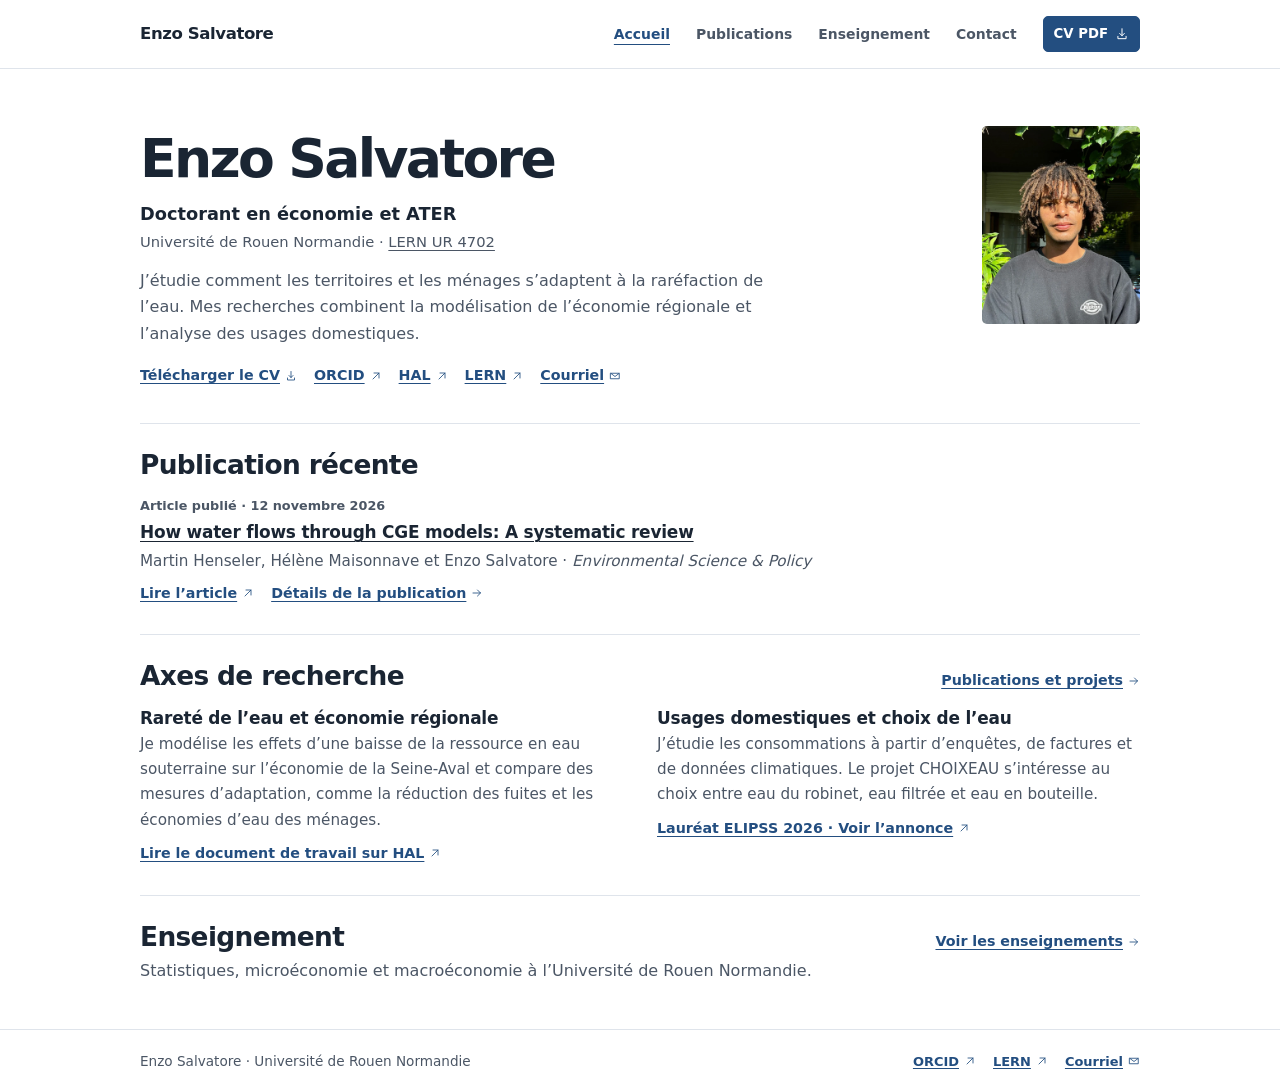
<file: docs/index.html>
<!doctype html>
<html lang="fr">
<head>
  <meta charset="utf-8">
  <meta name="viewport" content="width=device-width, initial-scale=1">
  <title>Enzo Salvatore — Économie</title>
  <meta name="description" content="Enzo Salvatore, doctorant en économie et ATER à l’Université de Rouen Normandie. Recherche sur les usages de l’eau et l’adaptation au changement climatique.">
  <link rel="canonical" href="https://salvatoreenzo.github.io/">
  <meta property="og:type" content="website">
  <meta property="og:title" content="Économie de l’eau — Enzo Salvatore">
  <meta property="og:description" content="Enzo Salvatore, doctorant en économie et ATER à l’Université de Rouen Normandie. Recherche sur les usages de l’eau et l’adaptation au changement climatique.">
  <meta property="og:url" content="https://salvatoreenzo.github.io/">
  <meta property="og:image" content="https://salvatoreenzo.github.io/portrait.webp">
  <link rel="icon" type="image/svg+xml" href="favicon.svg">
  <link rel="stylesheet" href="style.css">
</head>
<body>
  <a class="skip" href="#contenu">Aller au contenu</a>
  <header class="site-head">
    <div class="container header-inner">
      <a class="brand" href="index.html">Enzo Salvatore</a>
      <nav class="site-nav" aria-label="Navigation principale">
        <a href="index.html" aria-current="page">Accueil</a><a href="publications.html">Publications</a><a href="enseignement.html">Enseignement</a><a href="contact.html">Contact</a>
        <a href="cv-enzo-salvatore.pdf" class="button primary small" download>CV PDF<svg aria-hidden="true" class="icon" width="14" height="14" viewBox="0 0 24 24" fill="none" stroke="currentColor" stroke-width="1.7" stroke-linecap="round" stroke-linejoin="round"><path d="M12 3v12m-4-4 4 4 4-4M5 16v4h14v-4"/></svg></a>
      </nav>
    </div>
  </header>
  <main id="contenu" class="container">

    <section class="hero" aria-labelledby="nom">
      <div class="profile-heading">
        <h1 id="nom">Enzo Salvatore</h1>
        <p class="role">Doctorant en économie et ATER</p>
        <p class="affiliation">Université de Rouen Normandie · <a href="https://lern.univ-rouen.fr/">LERN UR 4702</a></p>
      </div>
      <figure class="portrait">
        <img src="portrait.webp" alt="Portrait d’Enzo Salvatore" width="768" height="1024" fetchpriority="high">
      </figure>
      <div class="hero-details">
        <p class="lede">J’étudie comment les territoires et les ménages s’adaptent à la raréfaction de l’eau. Mes recherches combinent la modélisation de l’économie régionale et l’analyse des usages domestiques.</p>
        <div class="quick"><a href="cv-enzo-salvatore.pdf" download>Télécharger le CV<svg aria-hidden="true" class="icon" width="14" height="14" viewBox="0 0 24 24" fill="none" stroke="currentColor" stroke-width="1.7" stroke-linecap="round" stroke-linejoin="round"><path d="M12 3v12m-4-4 4 4 4-4M5 16v4h14v-4"/></svg></a><a href="https://orcid.org/0009-0009-7687-543X">ORCID<svg aria-hidden="true" class="icon" width="14" height="14" viewBox="0 0 24 24" fill="none" stroke="currentColor" stroke-width="1.7" stroke-linecap="round" stroke-linejoin="round"><path d="M6 18 18 6M8 6h10v10"/></svg></a><a href="https://hal.science/search/index/?q=authFullName_t%3A%22Enzo%20Salvatore%22">HAL<svg aria-hidden="true" class="icon" width="14" height="14" viewBox="0 0 24 24" fill="none" stroke="currentColor" stroke-width="1.7" stroke-linecap="round" stroke-linejoin="round"><path d="M6 18 18 6M8 6h10v10"/></svg></a><a href="https://lern.univ-rouen.fr/">LERN<svg aria-hidden="true" class="icon" width="14" height="14" viewBox="0 0 24 24" fill="none" stroke="currentColor" stroke-width="1.7" stroke-linecap="round" stroke-linejoin="round"><path d="M6 18 18 6M8 6h10v10"/></svg></a><a href="mailto:enzo.salvatore@univ-rouen.fr">Courriel<svg aria-hidden="true" class="icon" width="14" height="14" viewBox="0 0 24 24" fill="none" stroke="currentColor" stroke-width="1.7" stroke-linecap="round" stroke-linejoin="round"><path d="M3.5 6.5h17v11h-17zM4 7l8 6 8-6"/></svg></a></div>
      </div>
    </section>
    <section class="section" aria-labelledby="recent">
      <h2 id="recent">Publication récente</h2>
    <article class="feature" aria-labelledby="article-publie">
      <p class="label">Article publié · <time datetime="2026-11-12">12 novembre 2026</time></p>
      <h3 class="pub-title" id="article-publie" lang="en"><a href="https://doi.org/10.1016/j.envsci.2026.104540">How water flows through CGE models: A systematic review</a></h3>
      <p class="byline">Martin Henseler, Hélène Maisonnave et Enzo Salvatore · <cite>Environmental Science &amp; Policy</cite></p>
      
      <div class="quick"><a href="https://doi.org/10.1016/j.envsci.2026.104540">Lire l’article<svg aria-hidden="true" class="icon" width="14" height="14" viewBox="0 0 24 24" fill="none" stroke="currentColor" stroke-width="1.7" stroke-linecap="round" stroke-linejoin="round"><path d="M6 18 18 6M8 6h10v10"/></svg></a><a href="publications.html#article-publie">Détails de la publication<svg aria-hidden="true" class="icon" width="14" height="14" viewBox="0 0 24 24" fill="none" stroke="currentColor" stroke-width="1.7" stroke-linecap="round" stroke-linejoin="round"><path d="M4 12h15m-6-6 6 6-6 6"/></svg></a></div>
    </article>
    </section>
    <section class="section" aria-labelledby="axes">
      <div class="section-top">
        <h2 id="axes">Axes de recherche</h2>
        <a href="publications.html" class="textlink">Publications et projets<svg aria-hidden="true" class="icon" width="14" height="14" viewBox="0 0 24 24" fill="none" stroke="currentColor" stroke-width="1.7" stroke-linecap="round" stroke-linejoin="round"><path d="M4 12h15m-6-6 6 6-6 6"/></svg></a>
      </div>
      <div class="research-grid">
        <article class="research-item">
          <h3>Rareté de l’eau et économie régionale</h3>
          <p>Je modélise les effets d’une baisse de la ressource en eau souterraine sur l’économie de la Seine-Aval et compare des mesures d’adaptation, comme la réduction des fuites et les économies d’eau des ménages.</p>
          <a href="https://hal.science/hal-05440805" class="textlink">Lire le document de travail sur HAL<svg aria-hidden="true" class="icon" width="14" height="14" viewBox="0 0 24 24" fill="none" stroke="currentColor" stroke-width="1.7" stroke-linecap="round" stroke-linejoin="round"><path d="M6 18 18 6M8 6h10v10"/></svg></a>
        </article>
        <article class="research-item">
          <h3>Usages domestiques et choix de l’eau</h3>
          <p>J’étudie les consommations à partir d’enquêtes, de factures et de données climatiques. Le projet CHOIXEAU s’intéresse au choix entre eau du robinet, eau filtrée et eau en bouteille.</p>
          <a href="https://www.sciencespo.fr/cdsp/fr/actualites/les-laureat-e-s-de-l-appel-a-propositions-doctorant-e-s-elipss-2026/" class="textlink">Lauréat ELIPSS 2026 · Voir l’annonce<svg aria-hidden="true" class="icon" width="14" height="14" viewBox="0 0 24 24" fill="none" stroke="currentColor" stroke-width="1.7" stroke-linecap="round" stroke-linejoin="round"><path d="M6 18 18 6M8 6h10v10"/></svg></a>
        </article>
      </div>
    </section>
    <section class="strip" aria-labelledby="enseigne">
      <div><h2 id="enseigne">Enseignement</h2><p>Statistiques, microéconomie et macroéconomie à l’Université de Rouen Normandie.</p></div>
      <a href="enseignement.html" class="textlink">Voir les enseignements<svg aria-hidden="true" class="icon" width="14" height="14" viewBox="0 0 24 24" fill="none" stroke="currentColor" stroke-width="1.7" stroke-linecap="round" stroke-linejoin="round"><path d="M4 12h15m-6-6 6 6-6 6"/></svg></a>
    </section>
  </main>
  <footer class="footer">
    <div class="container foot-grid">
      <p>Enzo Salvatore · Université de Rouen Normandie</p>
      <div class="quick"><a href="https://orcid.org/0009-0009-7687-543X">ORCID<svg aria-hidden="true" class="icon" width="14" height="14" viewBox="0 0 24 24" fill="none" stroke="currentColor" stroke-width="1.7" stroke-linecap="round" stroke-linejoin="round"><path d="M6 18 18 6M8 6h10v10"/></svg></a><a href="https://lern.univ-rouen.fr/">LERN<svg aria-hidden="true" class="icon" width="14" height="14" viewBox="0 0 24 24" fill="none" stroke="currentColor" stroke-width="1.7" stroke-linecap="round" stroke-linejoin="round"><path d="M6 18 18 6M8 6h10v10"/></svg></a><a href="mailto:enzo.salvatore@univ-rouen.fr">Courriel<svg aria-hidden="true" class="icon" width="14" height="14" viewBox="0 0 24 24" fill="none" stroke="currentColor" stroke-width="1.7" stroke-linecap="round" stroke-linejoin="round"><path d="M3.5 6.5h17v11h-17zM4 7l8 6 8-6"/></svg></a></div>
    </div>
  </footer>
</body>
</html>
</file>
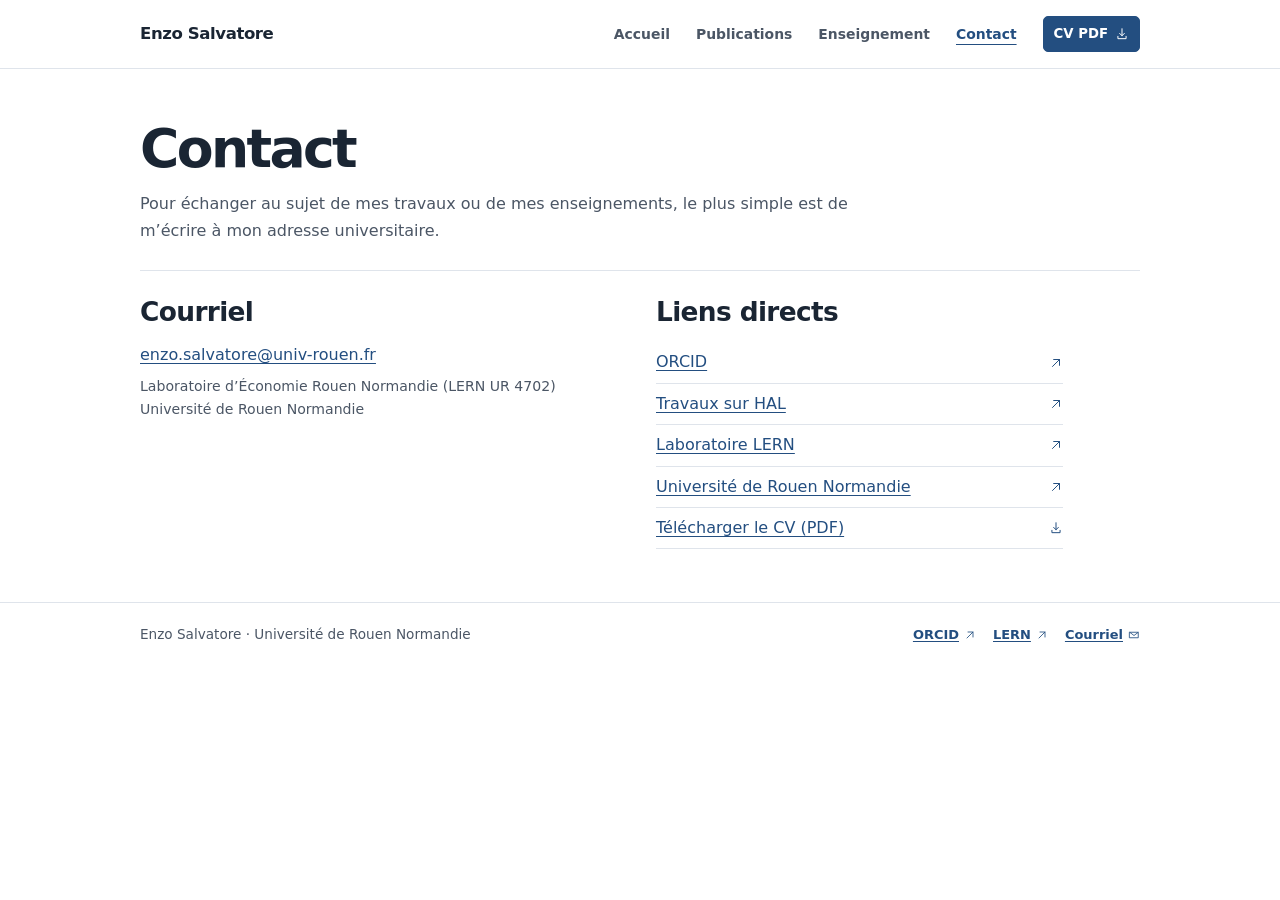
<file: docs/contact.html>
<!doctype html>
<html lang="fr">
<head>
  <meta charset="utf-8">
  <meta name="viewport" content="width=device-width, initial-scale=1">
  <title>Contact — Enzo Salvatore</title>
  <meta name="description" content="Coordonnées professionnelles et liens académiques d’Enzo Salvatore.">
  <link rel="canonical" href="https://salvatoreenzo.github.io/contact.html">
  <meta property="og:type" content="website">
  <meta property="og:title" content="Contact — Enzo Salvatore">
  <meta property="og:description" content="Coordonnées professionnelles et liens académiques d’Enzo Salvatore.">
  <meta property="og:url" content="https://salvatoreenzo.github.io/contact.html">
  <meta property="og:image" content="https://salvatoreenzo.github.io/portrait.webp">
  <link rel="icon" type="image/svg+xml" href="favicon.svg">
  <link rel="stylesheet" href="style.css">
</head>
<body>
  <a class="skip" href="#contenu">Aller au contenu</a>
  <header class="site-head">
    <div class="container header-inner">
      <a class="brand" href="index.html">Enzo Salvatore</a>
      <nav class="site-nav" aria-label="Navigation principale">
        <a href="index.html">Accueil</a><a href="publications.html">Publications</a><a href="enseignement.html">Enseignement</a><a href="contact.html" aria-current="page">Contact</a>
        <a href="cv-enzo-salvatore.pdf" class="button primary small" download>CV PDF<svg aria-hidden="true" class="icon" width="14" height="14" viewBox="0 0 24 24" fill="none" stroke="currentColor" stroke-width="1.7" stroke-linecap="round" stroke-linejoin="round"><path d="M12 3v12m-4-4 4 4 4-4M5 16v4h14v-4"/></svg></a>
      </nav>
    </div>
  </header>
  <main id="contenu" class="container">

    <div class="page-intro">
      <h1>Contact</h1>
      <p class="intro">Pour échanger au sujet de mes travaux ou de mes enseignements, le plus simple est de m’écrire à mon adresse universitaire.</p>
    </div>
    <section class="section sub split" aria-label="Courriel et liens académiques">
      <div class="contact-box">
        <h2>Courriel</h2>
        <p><a href="mailto:enzo.salvatore@univ-rouen.fr">enzo.salvatore@univ-rouen.fr</a></p>
        <p class="fine">Laboratoire d’Économie Rouen Normandie (LERN UR 4702)<br>Université de Rouen Normandie</p>
      </div>
      <div>
        <h2>Liens directs</h2>
        <ul class="contact-links">
          <li><a href="https://orcid.org/0009-0009-7687-543X">ORCID<svg aria-hidden="true" class="icon" width="14" height="14" viewBox="0 0 24 24" fill="none" stroke="currentColor" stroke-width="1.7" stroke-linecap="round" stroke-linejoin="round"><path d="M6 18 18 6M8 6h10v10"/></svg></a></li>
          <li><a href="https://hal.science/search/index/?q=authFullName_t%3A%22Enzo%20Salvatore%22">Travaux sur HAL<svg aria-hidden="true" class="icon" width="14" height="14" viewBox="0 0 24 24" fill="none" stroke="currentColor" stroke-width="1.7" stroke-linecap="round" stroke-linejoin="round"><path d="M6 18 18 6M8 6h10v10"/></svg></a></li>
          <li><a href="https://lern.univ-rouen.fr/">Laboratoire LERN<svg aria-hidden="true" class="icon" width="14" height="14" viewBox="0 0 24 24" fill="none" stroke="currentColor" stroke-width="1.7" stroke-linecap="round" stroke-linejoin="round"><path d="M6 18 18 6M8 6h10v10"/></svg></a></li>
          <li><a href="https://www.univ-rouen.fr/">Université de Rouen Normandie<svg aria-hidden="true" class="icon" width="14" height="14" viewBox="0 0 24 24" fill="none" stroke="currentColor" stroke-width="1.7" stroke-linecap="round" stroke-linejoin="round"><path d="M6 18 18 6M8 6h10v10"/></svg></a></li>
          <li><a href="cv-enzo-salvatore.pdf" download>Télécharger le CV (PDF)<svg aria-hidden="true" class="icon" width="14" height="14" viewBox="0 0 24 24" fill="none" stroke="currentColor" stroke-width="1.7" stroke-linecap="round" stroke-linejoin="round"><path d="M12 3v12m-4-4 4 4 4-4M5 16v4h14v-4"/></svg></a></li>
        </ul>
      </div>
    </section>
  </main>
  <footer class="footer">
    <div class="container foot-grid">
      <p>Enzo Salvatore · Université de Rouen Normandie</p>
      <div class="quick"><a href="https://orcid.org/0009-0009-7687-543X">ORCID<svg aria-hidden="true" class="icon" width="14" height="14" viewBox="0 0 24 24" fill="none" stroke="currentColor" stroke-width="1.7" stroke-linecap="round" stroke-linejoin="round"><path d="M6 18 18 6M8 6h10v10"/></svg></a><a href="https://lern.univ-rouen.fr/">LERN<svg aria-hidden="true" class="icon" width="14" height="14" viewBox="0 0 24 24" fill="none" stroke="currentColor" stroke-width="1.7" stroke-linecap="round" stroke-linejoin="round"><path d="M6 18 18 6M8 6h10v10"/></svg></a><a href="mailto:enzo.salvatore@univ-rouen.fr">Courriel<svg aria-hidden="true" class="icon" width="14" height="14" viewBox="0 0 24 24" fill="none" stroke="currentColor" stroke-width="1.7" stroke-linecap="round" stroke-linejoin="round"><path d="M3.5 6.5h17v11h-17zM4 7l8 6 8-6"/></svg></a></div>
    </div>
  </footer>
</body>
</html>
</file>
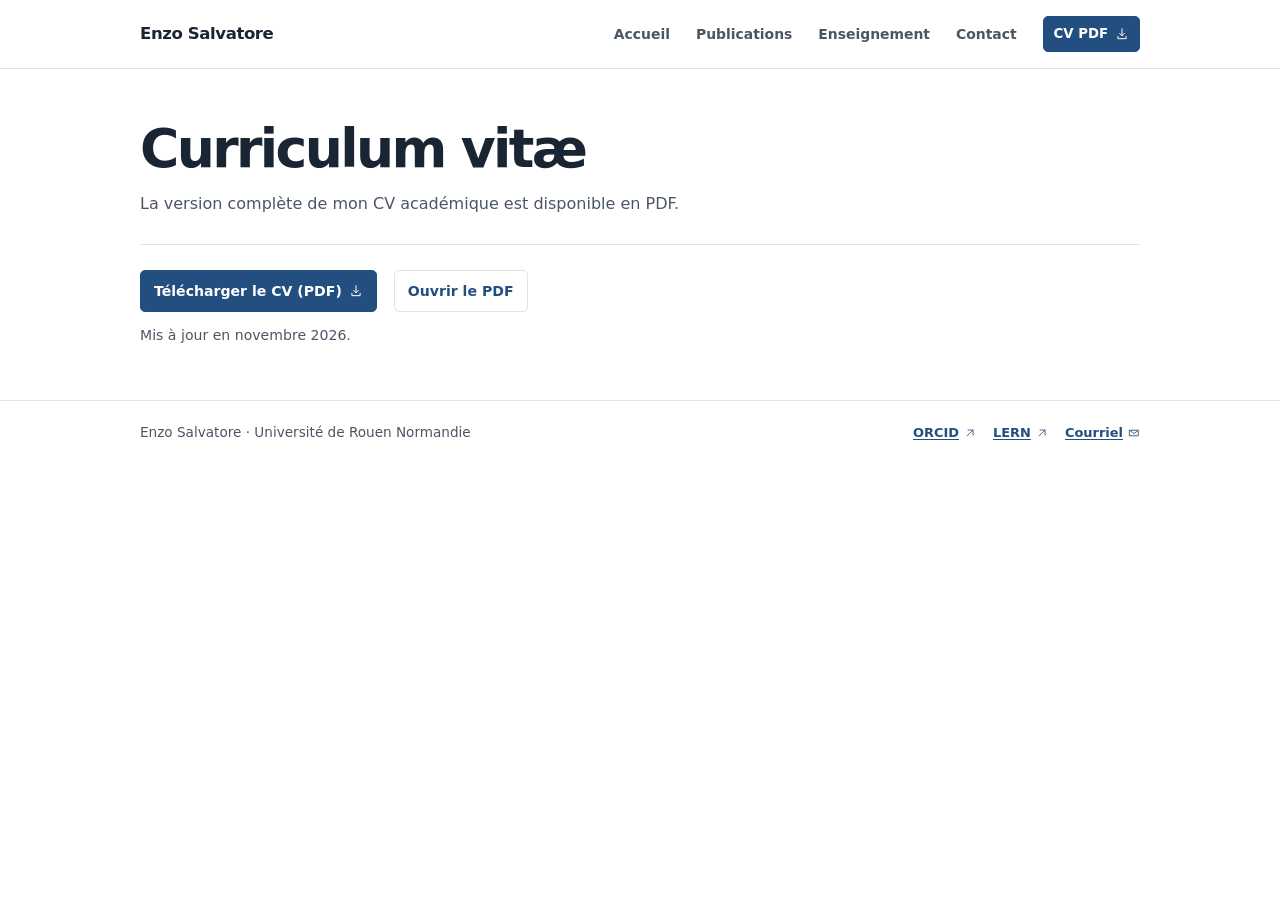
<file: docs/cv.html>
<!doctype html>
<html lang="fr">
<head>
  <meta charset="utf-8">
  <meta name="viewport" content="width=device-width, initial-scale=1">
  <title>Curriculum vitæ — Enzo Salvatore</title>
  <meta name="description" content="Télécharger le CV académique d’Enzo Salvatore (PDF).">
  <link rel="canonical" href="https://salvatoreenzo.github.io/cv.html">
  <meta property="og:type" content="website">
  <meta property="og:title" content="Curriculum vitæ — Enzo Salvatore">
  <meta property="og:description" content="Télécharger le CV académique d’Enzo Salvatore (PDF).">
  <meta property="og:url" content="https://salvatoreenzo.github.io/cv.html">
  <meta property="og:image" content="https://salvatoreenzo.github.io/portrait.webp">
  <link rel="icon" type="image/svg+xml" href="favicon.svg">
  <link rel="stylesheet" href="style.css">
</head>
<body>
  <a class="skip" href="#contenu">Aller au contenu</a>
  <header class="site-head">
    <div class="container header-inner">
      <a class="brand" href="index.html">Enzo Salvatore</a>
      <nav class="site-nav" aria-label="Navigation principale">
        <a href="index.html">Accueil</a><a href="publications.html">Publications</a><a href="enseignement.html">Enseignement</a><a href="contact.html">Contact</a>
        <a href="cv-enzo-salvatore.pdf" class="button primary small" download>CV PDF<svg aria-hidden="true" class="icon" width="14" height="14" viewBox="0 0 24 24" fill="none" stroke="currentColor" stroke-width="1.7" stroke-linecap="round" stroke-linejoin="round"><path d="M12 3v12m-4-4 4 4 4-4M5 16v4h14v-4"/></svg></a>
      </nav>
    </div>
  </header>
  <main id="contenu" class="container">

    <div class="page-intro">
      <h1>Curriculum vitæ</h1>
      <p class="intro">La version complète de mon CV académique est disponible en PDF.</p>
    </div>
    <section class="section sub" aria-label="Téléchargement">
      <div class="actions">
        <a href="cv-enzo-salvatore.pdf" class="button primary" download>Télécharger le CV (PDF)<svg aria-hidden="true" class="icon" width="14" height="14" viewBox="0 0 24 24" fill="none" stroke="currentColor" stroke-width="1.7" stroke-linecap="round" stroke-linejoin="round"><path d="M12 3v12m-4-4 4 4 4-4M5 16v4h14v-4"/></svg></a>
        <a class="button outline" href="cv-enzo-salvatore.pdf">Ouvrir le PDF</a>
      </div>
      <p class="fine" style="margin-top:12px">Mis à jour en novembre 2026.</p>
    </section>
  </main>
  <footer class="footer">
    <div class="container foot-grid">
      <p>Enzo Salvatore · Université de Rouen Normandie</p>
      <div class="quick"><a href="https://orcid.org/0009-0009-7687-543X">ORCID<svg aria-hidden="true" class="icon" width="14" height="14" viewBox="0 0 24 24" fill="none" stroke="currentColor" stroke-width="1.7" stroke-linecap="round" stroke-linejoin="round"><path d="M6 18 18 6M8 6h10v10"/></svg></a><a href="https://lern.univ-rouen.fr/">LERN<svg aria-hidden="true" class="icon" width="14" height="14" viewBox="0 0 24 24" fill="none" stroke="currentColor" stroke-width="1.7" stroke-linecap="round" stroke-linejoin="round"><path d="M6 18 18 6M8 6h10v10"/></svg></a><a href="mailto:enzo.salvatore@univ-rouen.fr">Courriel<svg aria-hidden="true" class="icon" width="14" height="14" viewBox="0 0 24 24" fill="none" stroke="currentColor" stroke-width="1.7" stroke-linecap="round" stroke-linejoin="round"><path d="M3.5 6.5h17v11h-17zM4 7l8 6 8-6"/></svg></a></div>
    </div>
  </footer>
</body>
</html>
</file>
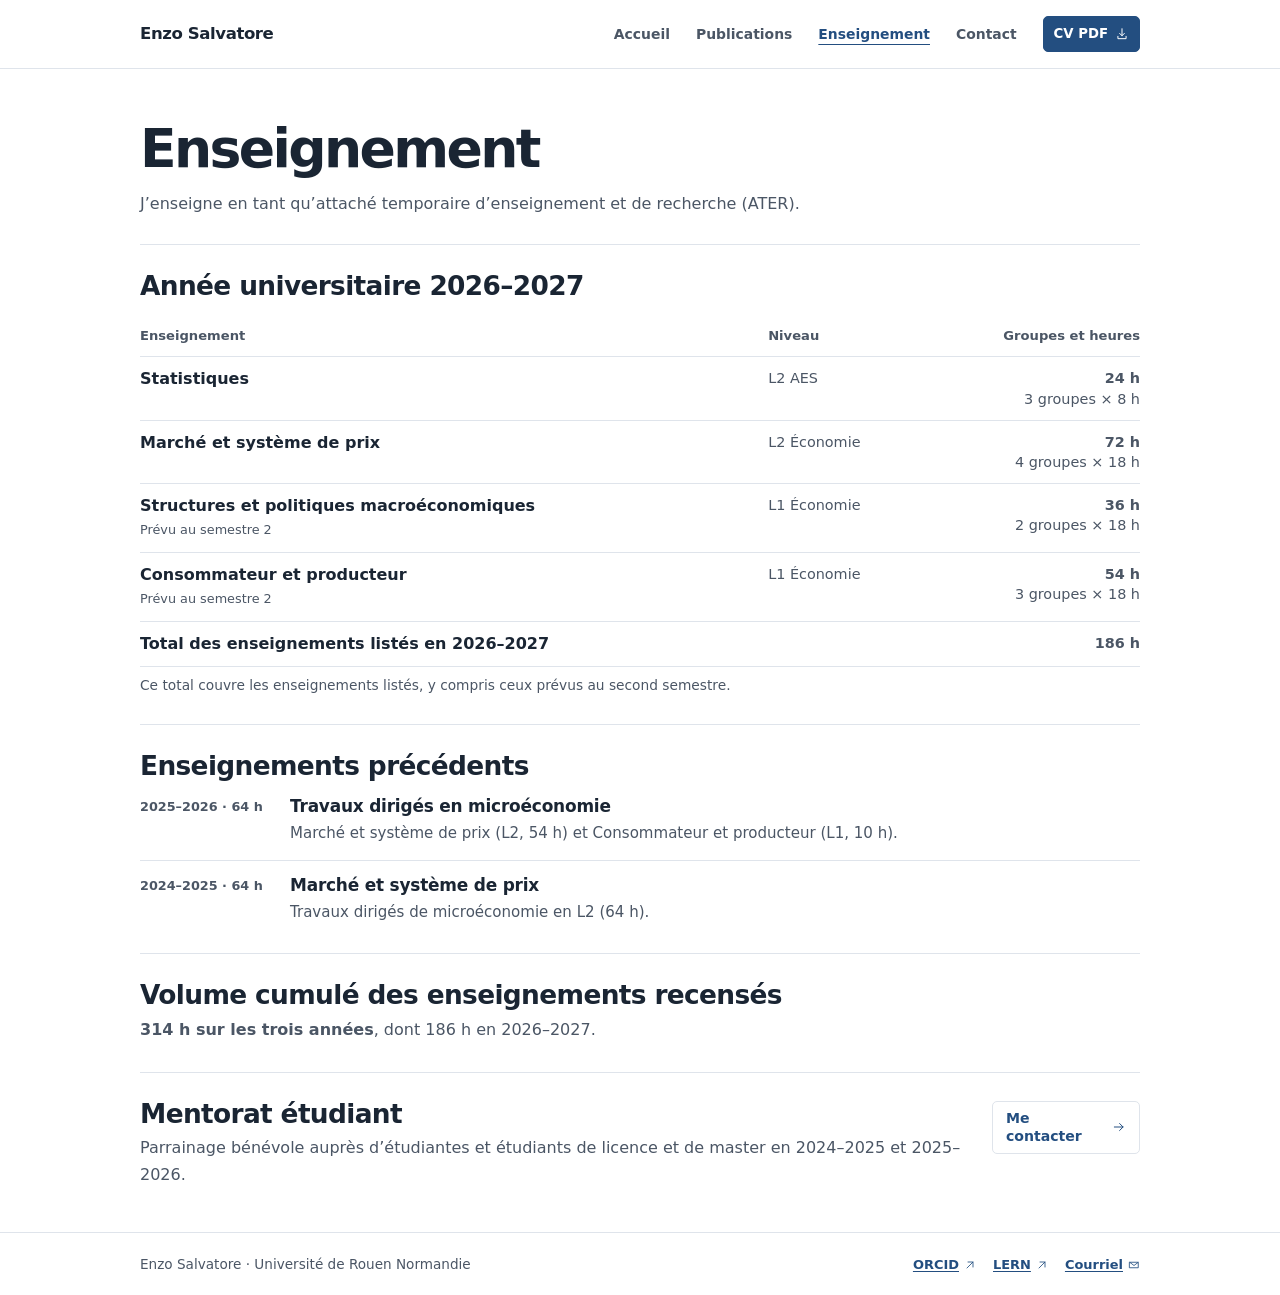
<file: docs/enseignement.html>
<!doctype html>
<html lang="fr">
<head>
  <meta charset="utf-8">
  <meta name="viewport" content="width=device-width, initial-scale=1">
  <title>Enseignement — Enzo Salvatore</title>
  <meta name="description" content="Enseignements d’Enzo Salvatore en statistiques, microéconomie et macroéconomie à l’Université de Rouen Normandie.">
  <link rel="canonical" href="https://salvatoreenzo.github.io/enseignement.html">
  <meta property="og:type" content="website">
  <meta property="og:title" content="Enseignement — Enzo Salvatore">
  <meta property="og:description" content="Enseignements d’Enzo Salvatore en statistiques, microéconomie et macroéconomie à l’Université de Rouen Normandie.">
  <meta property="og:url" content="https://salvatoreenzo.github.io/enseignement.html">
  <meta property="og:image" content="https://salvatoreenzo.github.io/portrait.webp">
  <link rel="icon" type="image/svg+xml" href="favicon.svg">
  <link rel="stylesheet" href="style.css">
</head>
<body>
  <a class="skip" href="#contenu">Aller au contenu</a>
  <header class="site-head">
    <div class="container header-inner">
      <a class="brand" href="index.html">Enzo Salvatore</a>
      <nav class="site-nav" aria-label="Navigation principale">
        <a href="index.html">Accueil</a><a href="publications.html">Publications</a><a href="enseignement.html" aria-current="page">Enseignement</a><a href="contact.html">Contact</a>
        <a href="cv-enzo-salvatore.pdf" class="button primary small" download>CV PDF<svg aria-hidden="true" class="icon" width="14" height="14" viewBox="0 0 24 24" fill="none" stroke="currentColor" stroke-width="1.7" stroke-linecap="round" stroke-linejoin="round"><path d="M12 3v12m-4-4 4 4 4-4M5 16v4h14v-4"/></svg></a>
      </nav>
    </div>
  </header>
  <main id="contenu" class="container">

    <div class="page-intro">
      <h1>Enseignement</h1>
      <p class="intro">J’enseigne en tant qu’attaché temporaire d’enseignement et de recherche (ATER).</p>
    </div>
    <section class="section sub" aria-labelledby="cours">
      <h2 id="cours">Année universitaire 2026–2027</h2>
      <table class="courses">
        <caption>Ce total couvre les enseignements listés, y compris ceux prévus au second semestre.</caption>
        <thead><tr><th scope="col">Enseignement</th><th scope="col">Niveau</th><th scope="col">Groupes et heures</th></tr></thead>
        <tbody>
          <tr><th scope="row">Statistiques</th><td>L2 AES</td><td><strong>24 h</strong><small>3 groupes × 8 h</small></td></tr>
          <tr><th scope="row">Marché et système de prix</th><td>L2 Économie</td><td><strong>72 h</strong><small>4 groupes × 18 h</small></td></tr>
          <tr><th scope="row">Structures et politiques macroéconomiques<br><span class="pill">Prévu au semestre 2</span></th><td>L1 Économie</td><td><strong>36 h</strong><small>2 groupes × 18 h</small></td></tr>
          <tr><th scope="row">Consommateur et producteur<br><span class="pill">Prévu au semestre 2</span></th><td>L1 Économie</td><td><strong>54 h</strong><small>3 groupes × 18 h</small></td></tr>
        </tbody>
        <tfoot><tr><th scope="row" colspan="2">Total des enseignements listés en 2026–2027</th><td><strong>186 h</strong></td></tr></tfoot>
      </table>
    </section>
    <section class="section sub" aria-labelledby="historique">
      <h2 id="historique">Enseignements précédents</h2>
      <ul class="bib">
        <li><span class="key">2025–2026 · 64 h</span><div><h3>Travaux dirigés en microéconomie</h3><p>Marché et système de prix (L2, 54 h) et Consommateur et producteur (L1, 10 h).</p></div></li>
        <li><span class="key">2024–2025 · 64 h</span><div><h3>Marché et système de prix</h3><p>Travaux dirigés de microéconomie en L2 (64 h).</p></div></li>
      </ul>
    </section>
    <section class="strip" aria-labelledby="total-enseignement">
      <div><h2 id="total-enseignement">Volume cumulé des enseignements recensés</h2><p><strong>314 h sur les trois années</strong>, dont 186 h en 2026–2027.</p></div>
    </section>
    <section class="strip" aria-labelledby="mentorat">
      <div><h2 id="mentorat">Mentorat étudiant</h2><p>Parrainage bénévole auprès d’étudiantes et étudiants de licence et de master en 2024–2025 et 2025–2026.</p></div>
      <a href="contact.html" class="button outline">Me contacter<svg aria-hidden="true" class="icon" width="14" height="14" viewBox="0 0 24 24" fill="none" stroke="currentColor" stroke-width="1.7" stroke-linecap="round" stroke-linejoin="round"><path d="M4 12h15m-6-6 6 6-6 6"/></svg></a>
    </section>
  </main>
  <footer class="footer">
    <div class="container foot-grid">
      <p>Enzo Salvatore · Université de Rouen Normandie</p>
      <div class="quick"><a href="https://orcid.org/0009-0009-7687-543X">ORCID<svg aria-hidden="true" class="icon" width="14" height="14" viewBox="0 0 24 24" fill="none" stroke="currentColor" stroke-width="1.7" stroke-linecap="round" stroke-linejoin="round"><path d="M6 18 18 6M8 6h10v10"/></svg></a><a href="https://lern.univ-rouen.fr/">LERN<svg aria-hidden="true" class="icon" width="14" height="14" viewBox="0 0 24 24" fill="none" stroke="currentColor" stroke-width="1.7" stroke-linecap="round" stroke-linejoin="round"><path d="M6 18 18 6M8 6h10v10"/></svg></a><a href="mailto:enzo.salvatore@univ-rouen.fr">Courriel<svg aria-hidden="true" class="icon" width="14" height="14" viewBox="0 0 24 24" fill="none" stroke="currentColor" stroke-width="1.7" stroke-linecap="round" stroke-linejoin="round"><path d="M3.5 6.5h17v11h-17zM4 7l8 6 8-6"/></svg></a></div>
    </div>
  </footer>
</body>
</html>
</file>
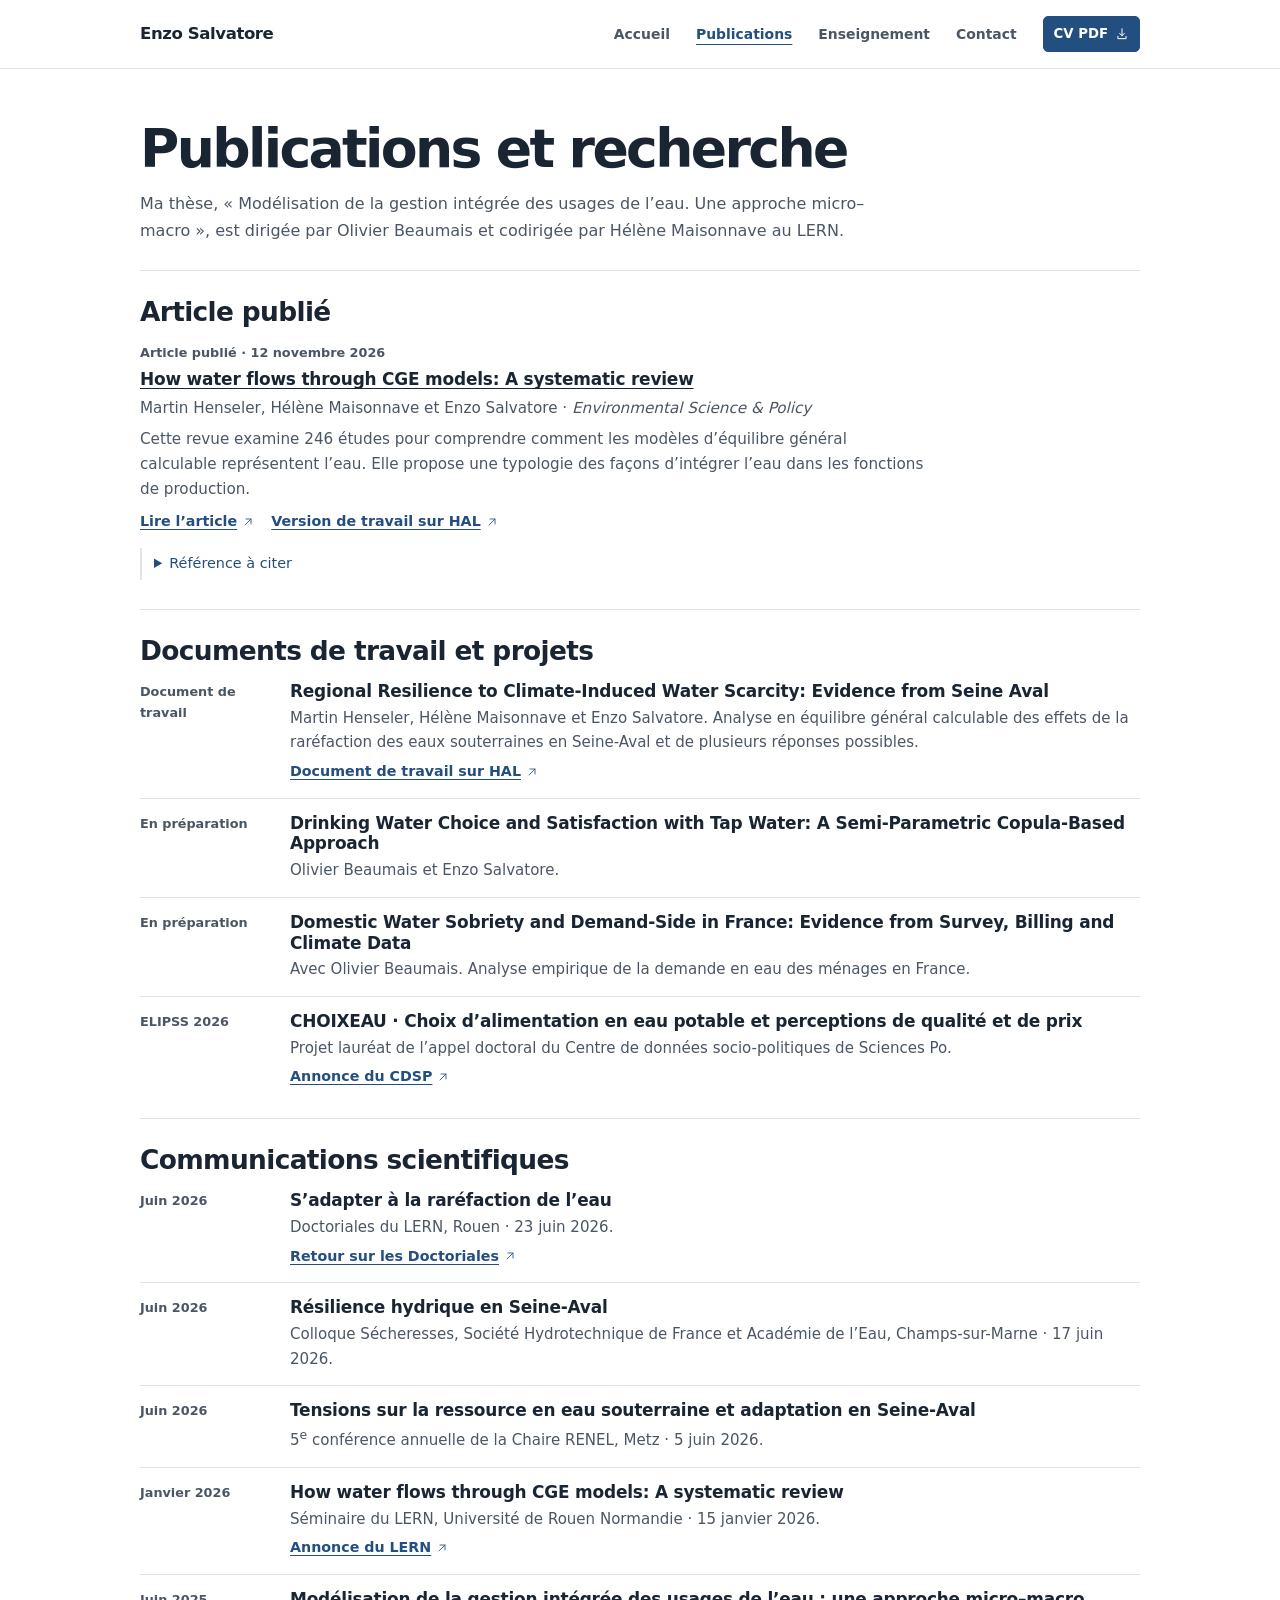
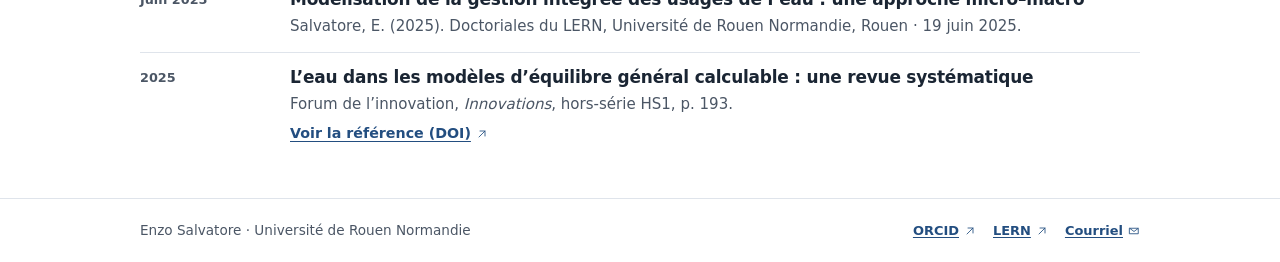
<file: docs/publications.html>
<!doctype html>
<html lang="fr">
<head>
  <meta charset="utf-8">
  <meta name="viewport" content="width=device-width, initial-scale=1">
  <title>Publications et recherche — Enzo Salvatore</title>
  <meta name="description" content="Publications, documents de travail, projets et communications scientifiques d’Enzo Salvatore sur l’économie de l’eau et l’adaptation climatique.">
  <link rel="canonical" href="https://salvatoreenzo.github.io/publications.html">
  <meta property="og:type" content="website">
  <meta property="og:title" content="Publications et recherche — Enzo Salvatore">
  <meta property="og:description" content="Publications, documents de travail, projets et communications scientifiques d’Enzo Salvatore sur l’économie de l’eau et l’adaptation climatique.">
  <meta property="og:url" content="https://salvatoreenzo.github.io/publications.html">
  <meta property="og:image" content="https://salvatoreenzo.github.io/portrait.webp">
  <link rel="icon" type="image/svg+xml" href="favicon.svg">
  <link rel="stylesheet" href="style.css">
</head>
<body>
  <a class="skip" href="#contenu">Aller au contenu</a>
  <header class="site-head">
    <div class="container header-inner">
      <a class="brand" href="index.html">Enzo Salvatore</a>
      <nav class="site-nav" aria-label="Navigation principale">
        <a href="index.html">Accueil</a><a href="publications.html" aria-current="page">Publications</a><a href="enseignement.html">Enseignement</a><a href="contact.html">Contact</a>
        <a href="cv-enzo-salvatore.pdf" class="button primary small" download>CV PDF<svg aria-hidden="true" class="icon" width="14" height="14" viewBox="0 0 24 24" fill="none" stroke="currentColor" stroke-width="1.7" stroke-linecap="round" stroke-linejoin="round"><path d="M12 3v12m-4-4 4 4 4-4M5 16v4h14v-4"/></svg></a>
      </nav>
    </div>
  </header>
  <main id="contenu" class="container">

    <div class="page-intro">
      <h1>Publications et recherche</h1>
      <p class="intro">Ma thèse, « Modélisation de la gestion intégrée des usages de l’eau. Une approche micro–macro », est dirigée par Olivier Beaumais et codirigée par Hélène Maisonnave au LERN.</p>
    </div>
    <section class="section sub" aria-labelledby="travail-publie">
      <h2 id="travail-publie">Article publié</h2>
    <article class="feature" aria-labelledby="article-publie">
      <p class="label">Article publié · <time datetime="2026-11-12">12 novembre 2026</time></p>
      <h3 class="pub-title" id="article-publie" lang="en"><a href="https://doi.org/10.1016/j.envsci.2026.104540">How water flows through CGE models: A systematic review</a></h3>
      <p class="byline">Martin Henseler, Hélène Maisonnave et Enzo Salvatore · <cite>Environmental Science &amp; Policy</cite></p>
      <p class="summary">Cette revue examine 246 études pour comprendre comment les modèles d’équilibre général calculable représentent l’eau. Elle propose une typologie des façons d’intégrer l’eau dans les fonctions de production.</p>
      <div class="quick"><a href="https://doi.org/10.1016/j.envsci.2026.104540">Lire l’article<svg aria-hidden="true" class="icon" width="14" height="14" viewBox="0 0 24 24" fill="none" stroke="currentColor" stroke-width="1.7" stroke-linecap="round" stroke-linejoin="round"><path d="M6 18 18 6M8 6h10v10"/></svg></a><a href="https://hal.science/hal-05263526v2">Version de travail sur HAL<svg aria-hidden="true" class="icon" width="14" height="14" viewBox="0 0 24 24" fill="none" stroke="currentColor" stroke-width="1.7" stroke-linecap="round" stroke-linejoin="round"><path d="M6 18 18 6M8 6h10v10"/></svg></a></div>
    </article>
    <details class="citation">
      <summary>Référence à citer</summary>
      <p>Henseler, M., Maisonnave, H. et Salvatore, E. (2026). <span lang="en">How water flows through CGE models: A systematic review</span>. <cite>Environmental Science &amp; Policy</cite>, <strong>186</strong>, 104540. <a href="https://doi.org/10.1016/j.envsci.2026.104540">https://doi.org/10.1016/j.envsci.2026.104540</a></p>
    </details>
    </section>
    <section class="section sub" aria-labelledby="documents">
      <h2 id="documents">Documents de travail et projets</h2>
      <ul class="bib">
        <li><span class="key">Document de travail</span><div>
          <h3 lang="en">Regional Resilience to Climate-Induced Water Scarcity: Evidence from Seine Aval</h3>
          <p>Martin Henseler, Hélène Maisonnave et Enzo Salvatore. Analyse en équilibre général calculable des effets de la raréfaction des eaux souterraines en Seine-Aval et de plusieurs réponses possibles.</p>
          <div class="quick"><a href="https://hal.science/hal-05440805">Document de travail sur HAL<svg aria-hidden="true" class="icon" width="14" height="14" viewBox="0 0 24 24" fill="none" stroke="currentColor" stroke-width="1.7" stroke-linecap="round" stroke-linejoin="round"><path d="M6 18 18 6M8 6h10v10"/></svg></a></div>
        </div></li>
        <li><span class="key">En préparation</span><div>
          <h3 lang="en">Drinking Water Choice and Satisfaction with Tap Water: A Semi-Parametric Copula-Based Approach</h3>
          <p>Olivier Beaumais et Enzo Salvatore.</p>
        </div></li>
        <li><span class="key">En préparation</span><div>
          <h3 lang="en">Domestic Water Sobriety and Demand-Side in France: Evidence from Survey, Billing and Climate Data</h3>
          <p>Avec Olivier Beaumais. Analyse empirique de la demande en eau des ménages en France.</p>
        </div></li>
        <li><span class="key">ELIPSS 2026</span><div>
          <h3>CHOIXEAU · Choix d’alimentation en eau potable et perceptions de qualité et de prix</h3>
          <p>Projet lauréat de l’appel doctoral du Centre de données socio-politiques de Sciences Po.</p>
          <div class="quick"><a href="https://www.sciencespo.fr/cdsp/fr/actualites/les-laureat-e-s-de-l-appel-a-propositions-doctorant-e-s-elipss-2026/">Annonce du CDSP<svg aria-hidden="true" class="icon" width="14" height="14" viewBox="0 0 24 24" fill="none" stroke="currentColor" stroke-width="1.7" stroke-linecap="round" stroke-linejoin="round"><path d="M6 18 18 6M8 6h10v10"/></svg></a></div>
        </div></li>
      </ul>
    </section>
    <section class="section sub" aria-labelledby="communications">
      <h2 id="communications">Communications scientifiques</h2>
      <ul class="bib">
        <li><span class="key">Juin 2026</span><div><h3>S’adapter à la raréfaction de l’eau</h3><p>Doctoriales du LERN, Rouen · 23 juin 2026.</p><div class="quick"><a href="https://lern.univ-rouen.fr/laboratoire/actualite/retour-sur-les-doctoriales-de-juin-2026/">Retour sur les Doctoriales<svg aria-hidden="true" class="icon" width="14" height="14" viewBox="0 0 24 24" fill="none" stroke="currentColor" stroke-width="1.7" stroke-linecap="round" stroke-linejoin="round"><path d="M6 18 18 6M8 6h10v10"/></svg></a></div></div></li>
        <li><span class="key">Juin 2026</span><div><h3>Résilience hydrique en Seine-Aval</h3><p>Colloque Sécheresses, Société Hydrotechnique de France et Académie de l’Eau, Champs-sur-Marne · 17 juin 2026.</p></div></li>
        <li><span class="key">Juin 2026</span><div><h3>Tensions sur la ressource en eau souterraine et adaptation en Seine-Aval</h3><p>5<sup>e</sup> conférence annuelle de la Chaire RENEL, Metz · 5 juin 2026.</p></div></li>
        <li><span class="key">Janvier 2026</span><div><h3 lang="en">How water flows through CGE models: A systematic review</h3><p>Séminaire du LERN, Université de Rouen Normandie · 15 janvier 2026.</p><div class="quick"><a href="https://lern.univ-rouen.fr/actualites/page/4/">Annonce du LERN<svg aria-hidden="true" class="icon" width="14" height="14" viewBox="0 0 24 24" fill="none" stroke="currentColor" stroke-width="1.7" stroke-linecap="round" stroke-linejoin="round"><path d="M6 18 18 6M8 6h10v10"/></svg></a></div></div></li>
        <li><span class="key">Juin 2025</span><div><h3>Modélisation de la gestion intégrée des usages de l’eau : une approche micro–macro</h3><p>Salvatore, E. (2025). Doctoriales du LERN, Université de Rouen Normandie, Rouen · <time datetime="2025-06-19">19 juin 2025</time>.</p></div></li>
        <li><span class="key">2025</span><div><h3>L’eau dans les modèles d’équilibre général calculable : une revue systématique</h3><p>Forum de l’innovation, <cite>Innovations</cite>, hors-série HS1, p. 193.</p><div class="quick"><a href="https://doi.org/10.3917/inno.hs1.2025.0193">Voir la référence (DOI)<svg aria-hidden="true" class="icon" width="14" height="14" viewBox="0 0 24 24" fill="none" stroke="currentColor" stroke-width="1.7" stroke-linecap="round" stroke-linejoin="round"><path d="M6 18 18 6M8 6h10v10"/></svg></a></div></div></li>
      </ul>
    </section>
  </main>
  <footer class="footer">
    <div class="container foot-grid">
      <p>Enzo Salvatore · Université de Rouen Normandie</p>
      <div class="quick"><a href="https://orcid.org/0009-0009-7687-543X">ORCID<svg aria-hidden="true" class="icon" width="14" height="14" viewBox="0 0 24 24" fill="none" stroke="currentColor" stroke-width="1.7" stroke-linecap="round" stroke-linejoin="round"><path d="M6 18 18 6M8 6h10v10"/></svg></a><a href="https://lern.univ-rouen.fr/">LERN<svg aria-hidden="true" class="icon" width="14" height="14" viewBox="0 0 24 24" fill="none" stroke="currentColor" stroke-width="1.7" stroke-linecap="round" stroke-linejoin="round"><path d="M6 18 18 6M8 6h10v10"/></svg></a><a href="mailto:enzo.salvatore@univ-rouen.fr">Courriel<svg aria-hidden="true" class="icon" width="14" height="14" viewBox="0 0 24 24" fill="none" stroke="currentColor" stroke-width="1.7" stroke-linecap="round" stroke-linejoin="round"><path d="M3.5 6.5h17v11h-17zM4 7l8 6 8-6"/></svg></a></div>
    </div>
  </footer>
</body>
</html>
</file>
<file: docs/style.css>
:root {
  color-scheme: light;
  --text: #1a2533;
  --secondary: #4b5665;
  --blue: #234e80;
  --rule: #dfe4eb;
  --soft: #f5f7fa;
  --wrap: 1000px;
  --sans: system-ui, -apple-system, BlinkMacSystemFont, "Segoe UI", sans-serif;
}
*, *::before, *::after { box-sizing: border-box; }
body { margin: 0; background: #fff; color: var(--text); font: 1rem/1.65 var(--sans); }
h1, h2, h3, p, figure, ul { margin: 0; }
img { display: block; width: 100%; height: auto; }
a { color: var(--blue); text-underline-offset: .19em; text-decoration-thickness: 1px; }
a:hover { text-decoration-thickness: 2px; }
a:focus-visible, summary:focus-visible { outline: 2px solid var(--blue); outline-offset: 4px; border-radius: 2px; }
h1, h2, h3 { line-height: 1.22; font-weight: 650; }
h1 { font-size: clamp(2.3rem, 5vw, 3.35rem); letter-spacing: -.049em; }
h2 { font-size: clamp(1.3rem, 2.65vw, 1.65rem); letter-spacing: -.024em; }
h3 { font-size: 1.06rem; letter-spacing: -.012em; }
strong { font-weight: 650; }
.container { width: min(calc(100% - 72px), var(--wrap)); margin-inline: auto; }
.skip { position: absolute; z-index: 3; top: 8px; left: 8px; background: #fff; border: 1px solid var(--blue); padding: 7px 12px; transform: translateY(-180%); }
.skip:focus { transform: none; }
.site-head { border-bottom: 1px solid var(--rule); }
.header-inner { min-height: 68px; display: flex; align-items: center; justify-content: space-between; gap: 18px; }
.brand { color: var(--text); font-size: 1.035rem; font-weight: 700; white-space: nowrap; letter-spacing: -.025em; text-decoration: none; }
.site-nav { display: flex; align-items: center; gap: clamp(11px, 2.1vw, 26px); font-size: .87rem; font-weight: 550; }
.site-nav > a:not(.button) { color: var(--secondary); padding-block: 10px; text-decoration: none; }
.site-nav > a:not(.button):is(:hover, [aria-current="page"]) { color: var(--blue); text-decoration: underline; text-underline-offset: .38em; }
.button { display: inline-flex; align-items: center; justify-content: center; gap: 7px; padding: 7px 13px; min-height: 42px; border: 1px solid var(--rule); border-radius: 5px; text-decoration: none; font-weight: 600; font-size: .88rem; line-height: 1.3; }
.button:hover { background: var(--soft); }
.button.small { min-height: 36px; padding: 6px 10px; font-size: .83rem; white-space: nowrap; }
.button.primary { background: var(--blue); color: #fff; border-color: var(--blue); }
.button.primary:hover { background: #163c68; border-color: #163c68; }
.button.outline { color: var(--blue); }
.icon { width: 14px; height: 14px; flex: none; }
.actions, .quick { display: flex; flex-wrap: wrap; align-items: center; gap: 7px 17px; }
.quick a, .textlink { display: inline-flex; align-items: center; gap: 5px; width: fit-content; font-size: .89rem; font-weight: 550; }
.quick a .icon, .textlink .icon { width: 12px; height: 12px; }
.hero { display: grid; grid-template-columns: minmax(0, 1fr) 158px; grid-template-areas: "heading portrait" "details portrait"; gap: 14px 54px; padding: 57px 0 35px; }
.profile-heading { grid-area: heading; }
.hero-details { grid-area: details; }
.hero .role { margin-top: 9px; font-size: 1.11rem; font-weight: 600; }
.hero .affiliation { color: var(--secondary); font-size: .92rem; }
.hero .affiliation a { color: inherit; }
.hero .lede { max-width: 66ch; color: var(--secondary); }
.hero .quick { margin-top: 17px; }
.portrait { grid-area: portrait; align-self: start; }
.portrait img { aspect-ratio: 4/5; object-fit: cover; object-position: center 40%; border-radius: 5px; }
.section, .strip { padding: 25px 0 29px; border-top: 1px solid var(--rule); }
.section h2, .strip h2 { margin-bottom: 14px; }
.section-top { display: flex; align-items: baseline; justify-content: space-between; gap: 6px 18px; margin-bottom: 15px; }
.section-top h2 { margin: 0; }
.feature { max-width: 77ch; }
.feature .pub-title { margin: 6px 0 5px; }
.feature .pub-title a { color: var(--text); }
.feature .byline, .feature .summary { margin-top: 6px; color: var(--secondary); font-size: .95rem; }
.feature .quick { margin-top: 8px; }
.feature .label, .bib .key { color: var(--secondary); font-size: .8rem; font-weight: 550; }
.research-grid { display: grid; grid-template-columns: 1fr 1fr; gap: 18px 34px; }
.research-item p { color: var(--secondary); margin: 4px 0 7px; font-size: .95rem; }
.strip { display: flex; align-items: baseline; justify-content: space-between; gap: 9px 22px; }
.strip h2 { margin-bottom: 5px; }
.strip p { color: var(--secondary); }
.page-intro { padding: 47px 0 26px; }
.page-intro .intro { color: var(--secondary); max-width: 73ch; margin-top: 10px; }
.section.sub:last-child { padding-bottom: 38px; }
.citation { border-left: 2px solid var(--rule); margin-top: 14px; padding: 4px 12px; font-size: .9rem; }
.citation summary { cursor: pointer; width: fit-content; color: var(--blue); }
.citation p { margin-top: 5px; overflow-wrap: anywhere; }
.bib { list-style: none; padding: 0; }
.bib li { padding: 14px 0; border-bottom: 1px solid var(--rule); display: grid; grid-template-columns: 132px minmax(0, 1fr); gap: 3px 18px; }
.bib li:first-child { padding-top: 0; }
.bib li:last-child { border-bottom: 0; padding-bottom: 0; }
.bib p { color: var(--secondary); margin-top: 4px; font-size: .94rem; }
.bib .quick { margin-top: 5px; }
.courses { border-collapse: collapse; width: 100%; text-align: left; line-height: 1.4; }
.courses caption { caption-side: bottom; text-align: left; color: var(--secondary); margin-top: 9px; font-size: .86rem; }
.courses th, .courses td { border-bottom: 1px solid var(--rule); padding: 11px 12px 11px 0; vertical-align: top; }
.courses th:last-child, .courses td:last-child { padding-right: 0; text-align: right; }
.courses thead th { color: var(--secondary); font-size: .82rem; font-weight: 600; }
.courses tbody th { font-weight: 600; }
.courses td, .courses small { color: var(--secondary); font-size: .9rem; }
.courses small { display: block; }
.courses td:last-child small { white-space: nowrap; }
.pill { display: inline-block; color: var(--secondary); font-size: .8rem; font-weight: 500; margin-top: 4px; }
.split { display: grid; grid-template-columns: 1fr 1fr; gap: 23px 32px; }
.contact-box p { overflow-wrap: anywhere; }
.contact-box .fine { margin-top: 6px; }
.contact-links { list-style: none; padding: 0; max-width: 40ch; }
.contact-links a { display: flex; align-items: center; justify-content: space-between; gap: 8px; padding: 7px 0; border-bottom: 1px solid var(--rule); width: 100%; }
.fine { font-size: .88rem; color: var(--secondary); }
.footer { border-top: 1px solid var(--rule); padding: 20px 0; margin-top: 15px; color: var(--secondary); font-size: .85rem; }
.foot-grid { display: flex; justify-content: space-between; align-items: baseline; gap: 5px 19px; }
.footer .quick a { font-size: .81rem; }
@media (max-width: 690px) {
  .container { width: calc(100% - 40px); }
  .header-inner { min-height: auto; align-items: flex-start; gap: 1px; padding: 11px 0 6px; flex-direction: column; }
  .site-nav { flex-wrap: wrap; column-gap: 14px; row-gap: 0; font-size: .82rem; }
  .site-nav > a:not(.button) { padding-block: 8px; }
}
@media (max-width: 540px) {
  .container { width: calc(100% - 34px); }
  .hero { grid-template-columns: minmax(0, 1fr) 82px; grid-template-areas: "heading portrait" "details details"; gap: 12px 12px; padding: 29px 0 24px; }
  .hero h1 { font-size: clamp(1.76rem, 7.25vw, 2.35rem); }
  .hero .role { margin-top: 5px; font-size: .98rem; }
  .hero .affiliation { font-size: .84rem; }
  .hero .quick { margin-top: 12px; }
  .page-intro { padding: 28px 0 21px; }
  .section, .strip { padding: 19px 0 23px; }
  .section-top, .strip, .foot-grid { flex-direction: column; }
  .research-grid, .split, .bib li { grid-template-columns: 1fr; }
  .courses th, .courses td { padding-right: 6px; }
  .courses tbody th, .courses td, .courses small { font-size: .85rem; }
  .courses thead th { font-size: .75rem; }
}
@media (max-width: 540px) {
  .courses td:last-child small { white-space: normal; }
}
</file>
